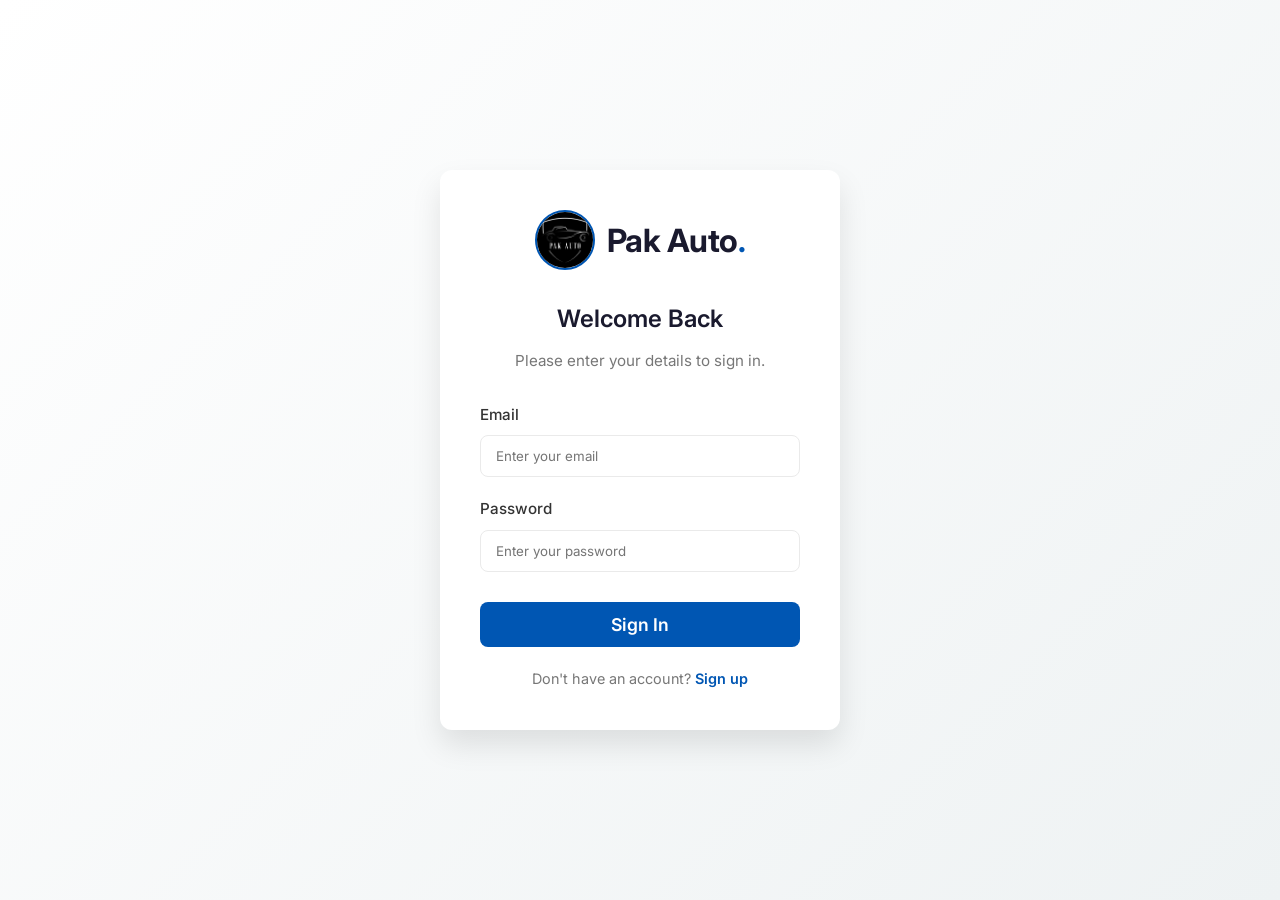
<file: login.html>
<!DOCTYPE html>
<html lang="en">
<head>
    <meta charset="UTF-8">
    <meta name="viewport" content="width=device-width, initial-scale=1.0">
    <title>Login - Pak Auto</title>
    <!-- Google Fonts -->
    <link href="https://fonts.googleapis.com/css2?family=Inter:wght@300;400;500;600;700&display=swap" rel="stylesheet">
    <!-- Font Awesome -->
    <link rel="stylesheet" href="https://cdnjs.cloudflare.com/ajax/libs/font-awesome/6.4.0/css/all.min.css">
    <!-- Custom CSS -->
    <link rel="stylesheet" href="styles.css">
    <style>
        .login-page {
            display: flex;
            align-items: center;
            justify-content: center;
            min-height: 100vh;
            background: linear-gradient(135deg, var(--bg-main) 0%, #eef2f3 100%);
        }
        .login-card {
            background: white;
            padding: 40px;
            border-radius: var(--border-radius);
            box-shadow: var(--hover-shadow);
            width: 100%;
            max-width: 400px;
            text-align: center;
        }
        .login-logo {
            display: flex;
            align-items: center;
            justify-content: center;
            gap: 12px;
            margin-bottom: 30px;
            text-decoration: none;
        }
        .login-logo img {
            width: 60px;
            height: 60px;
            border-radius: 50%;
            object-fit: cover;
            border: 2px solid var(--primary-color);
        }
        .login-logo h1 {
            margin: 0;
            font-size: 2rem;
            color: var(--dark-color);
            letter-spacing: -0.5px;
        }
        .form-group-login {
            margin-bottom: 20px;
            text-align: left;
        }
        .form-group-login label {
            display: block;
            margin-bottom: 8px;
            font-weight: 500;
            color: var(--text-main);
            font-size: 0.95rem;
        }
        .form-group-login input {
            width: 100%;
            padding: 12px 15px;
            border: 1px solid var(--border-color);
            border-radius: 8px;
            font-family: inherit;
            outline: none;
            transition: border-color 0.3s;
        }
        .form-group-login input:focus {
            border-color: var(--primary-color);
        }
        .btn-login {
            width: 100%;
            padding: 12px;
            font-size: 1.1rem;
            margin-top: 10px;
        }
    </style>
</head>
<body>
    <div class="login-page">
        <div class="login-card">
            <a href="index.html" class="login-logo">
                <!-- Fallback to logo.png in case the specific file name varies -->
                <img src="Screenshot 2026-05-03 065340.png" alt="Pak Auto Logo" onerror="this.src='logo.png'">
                <h1>Pak Auto<span class="dot" style="color: var(--primary-color);">.</span></h1>
            </a>
            <h2 style="margin-bottom: 10px; font-weight: 600; color: var(--dark-color);">Welcome Back</h2>
            <p style="color: var(--text-muted); margin-bottom: 30px; font-size: 0.95rem;">Please enter your details to sign in.</p>
            
            <form id="loginForm">
                <div class="form-group-login">
                    <label for="email">Email</label>
                    <input type="email" id="email" placeholder="Enter your email" required>
                </div>
                <div class="form-group-login">
                    <label for="password">Password</label>
                    <input type="password" id="password" placeholder="Enter your password" required>
                </div>
                <button type="submit" class="btn btn-primary btn-login">Sign In</button>
            </form>
            <p style="margin-top: 20px; font-size: 0.9rem; color: var(--text-muted);">
                Don't have an account? <a id="signupLink" href="signup.html" style="color: var(--primary-color); font-weight: 600;">Sign up</a>
            </p>
        </div>
    </div>

    <script>
        // Pass redirect param to signup link
        const urlParams = new URLSearchParams(window.location.search);
        const redirectUrl = urlParams.get('redirect');
        
        if (redirectUrl) {
            const signupLink = document.getElementById('signupLink');
            signupLink.href = 'signup.html?redirect=' + encodeURIComponent(redirectUrl);
        }

        document.getElementById('loginForm').addEventListener('submit', function(e) {
            e.preventDefault();
            
            // Set login state
            localStorage.setItem('isLoggedIn', 'true');
            
            // Navigate
            if (redirectUrl) {
                window.location.href = redirectUrl;
            } else {
                window.location.href = 'index.html';
            }
        });
    </script>
</body>
</html>
</file>
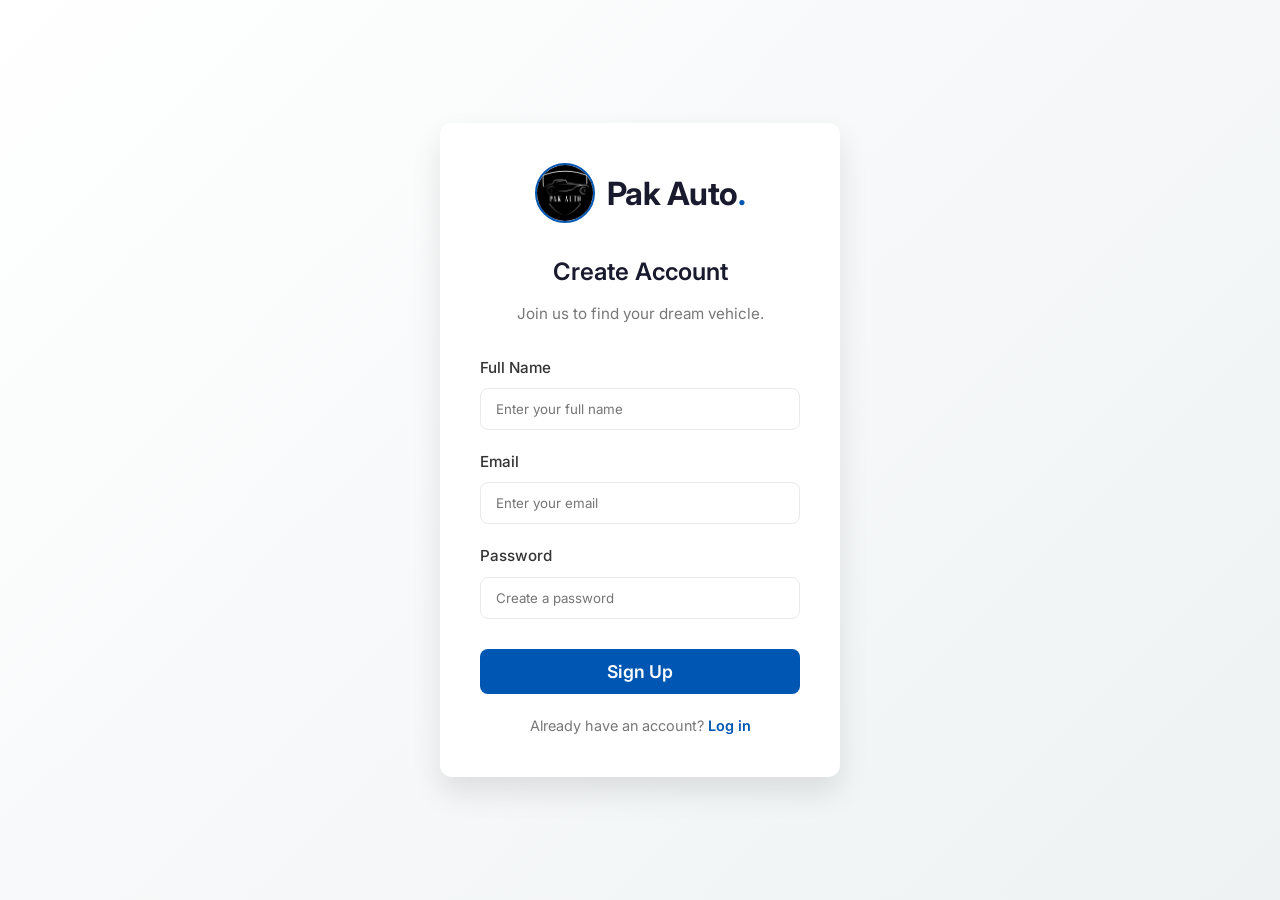
<file: signup.html>
<!DOCTYPE html>
<html lang="en">
<head>
    <meta charset="UTF-8">
    <meta name="viewport" content="width=device-width, initial-scale=1.0">
    <title>Sign Up - Pak Auto</title>
    <!-- Google Fonts -->
    <link href="https://fonts.googleapis.com/css2?family=Inter:wght@300;400;500;600;700&display=swap" rel="stylesheet">
    <!-- Font Awesome -->
    <link rel="stylesheet" href="https://cdnjs.cloudflare.com/ajax/libs/font-awesome/6.4.0/css/all.min.css">
    <!-- Custom CSS -->
    <link rel="stylesheet" href="styles.css">
    <style>
        .login-page {
            display: flex;
            align-items: center;
            justify-content: center;
            min-height: 100vh;
            background: linear-gradient(135deg, var(--bg-main) 0%, #eef2f3 100%);
        }
        .login-card {
            background: white;
            padding: 40px;
            border-radius: var(--border-radius);
            box-shadow: var(--hover-shadow);
            width: 100%;
            max-width: 400px;
            text-align: center;
        }
        .login-logo {
            display: flex;
            align-items: center;
            justify-content: center;
            gap: 12px;
            margin-bottom: 30px;
            text-decoration: none;
        }
        .login-logo img {
            width: 60px;
            height: 60px;
            border-radius: 50%;
            object-fit: cover;
            border: 2px solid var(--primary-color);
        }
        .login-logo h1 {
            margin: 0;
            font-size: 2rem;
            color: var(--dark-color);
            letter-spacing: -0.5px;
        }
        .form-group-login {
            margin-bottom: 20px;
            text-align: left;
        }
        .form-group-login label {
            display: block;
            margin-bottom: 8px;
            font-weight: 500;
            color: var(--text-main);
            font-size: 0.95rem;
        }
        .form-group-login input {
            width: 100%;
            padding: 12px 15px;
            border: 1px solid var(--border-color);
            border-radius: 8px;
            font-family: inherit;
            outline: none;
            transition: border-color 0.3s;
        }
        .form-group-login input:focus {
            border-color: var(--primary-color);
        }
        .btn-login {
            width: 100%;
            padding: 12px;
            font-size: 1.1rem;
            margin-top: 10px;
        }
    </style>
</head>
<body>
    <div class="login-page">
        <div class="login-card">
            <a href="index.html" class="login-logo">
                <img src="Screenshot 2026-05-03 065340.png" alt="Pak Auto Logo" onerror="this.src='logo.png'">
                <h1>Pak Auto<span class="dot" style="color: var(--primary-color);">.</span></h1>
            </a>
            <h2 style="margin-bottom: 10px; font-weight: 600; color: var(--dark-color);">Create Account</h2>
            <p style="color: var(--text-muted); margin-bottom: 30px; font-size: 0.95rem;">Join us to find your dream vehicle.</p>
            
            <form id="signupForm">
                <div class="form-group-login">
                    <label for="name">Full Name</label>
                    <input type="text" id="name" placeholder="Enter your full name" required>
                </div>
                <div class="form-group-login">
                    <label for="email">Email</label>
                    <input type="email" id="email" placeholder="Enter your email" required>
                </div>
                <div class="form-group-login">
                    <label for="password">Password</label>
                    <input type="password" id="password" placeholder="Create a password" required>
                </div>
                <button type="submit" class="btn btn-primary btn-login">Sign Up</button>
            </form>
            <p style="margin-top: 20px; font-size: 0.9rem; color: var(--text-muted);">
                Already have an account? <a id="loginLink" href="login.html" style="color: var(--primary-color); font-weight: 600;">Log in</a>
            </p>
        </div>
    </div>

    <script>
        // Pass redirect param to login link
        const urlParams = new URLSearchParams(window.location.search);
        const redirectUrl = urlParams.get('redirect');
        
        if (redirectUrl) {
            const loginLink = document.getElementById('loginLink');
            loginLink.href = 'login.html?redirect=' + encodeURIComponent(redirectUrl);
        }

        document.getElementById('signupForm').addEventListener('submit', function(e) {
            e.preventDefault();
            
            // Simulate account creation
            alert('Account created successfully! Please log in to continue.');
            
            // Navigate to login page
            if (redirectUrl) {
                window.location.href = 'login.html?redirect=' + encodeURIComponent(redirectUrl);
            } else {
                window.location.href = 'login.html';
            }
        });
    </script>
</body>
</html>
</file>
<file: styles.css>
/* --- CSS Variables & Theming --- */
:root {
    --primary-color: #0056b3;
    --primary-hover: #004494;
    --accent-color: #f72585;
    --dark-color: #1a1a2e;
    --light-color: #f8f9fa;
    --gray-color: #6c757d;
    --text-main: #333333;
    --text-muted: #777777;
    --bg-main: #ffffff;
    --border-color: #eaeaea;
    --card-shadow: 0 10px 20px rgba(0, 0, 0, 0.05);
    --hover-shadow: 0 15px 30px rgba(0, 0, 0, 0.1);
    --transition: all 0.3s ease;
    --border-radius: 12px;
}

/* --- Reset & Global --- */
* {
    margin: 0;
    padding: 0;
    box-sizing: border-box;
}

body {
    font-family: 'Inter', sans-serif;
    color: var(--text-main);
    background-color: var(--light-color);
    line-height: 1.6;
    overflow-x: hidden;
}

a {
    text-decoration: none;
    color: inherit;
    transition: var(--transition);
}

ul {
    list-style: none;
}

img {
    max-width: 100%;
    height: auto;
    display: block;
}

.container {
    max-width: 1280px;
    margin: 0 auto;
    padding: 0 20px;
}

.py-large {
    padding: 80px 0;
}

.mt-4 { margin-top: 1.5rem; }
.mb-2 { margin-bottom: 0.5rem; }
.text-center { text-align: center; }

/* Buttons */
.btn {
    display: inline-block;
    padding: 10px 24px;
    border-radius: 8px;
    font-weight: 600;
    cursor: pointer;
    border: none;
    transition: var(--transition);
    font-family: inherit;
    font-size: 0.95rem;
}

.btn-primary {
    background-color: var(--primary-color);
    color: white;
}

.btn-primary:hover {
    background-color: var(--primary-hover);
    transform: translateY(-2px);
}

.btn-outline {
    background-color: transparent;
    color: var(--primary-color);
    border: 2px solid var(--primary-color);
}

.btn-outline:hover {
    background-color: var(--primary-color);
    color: white;
}

.btn-block {
    display: block;
    width: 100%;
}

/* --- Typography --- */
h1, h2, h3, h4, h5, h6 {
    color: var(--dark-color);
    font-weight: 700;
}

.dot {
    color: var(--primary-color);
}

/* --- Top Navigation --- */
.top-nav {
    background-color: var(--dark-color);
    color: white;
    font-size: 0.85rem;
}

.top-nav-links {
    display: flex;
    gap: 20px;
    padding: 10px 0;
    overflow-x: auto;
    white-space: nowrap;
}

.top-nav-links a {
    color: #ccc;
    font-weight: 500;
}

.top-nav-links a:hover, .top-nav-links a.active {
    color: white;
}

/* --- Main Header --- */
.main-header {
    background-color: var(--bg-main);
    box-shadow: 0 2px 10px rgba(0,0,0,0.05);
    position: sticky;
    top: 0;
    z-index: 100;
}

.header-content {
    display: flex;
    justify-content: space-between;
    align-items: center;
    height: 80px;
}

.logo h1 {
    font-size: 1.8rem;
    letter-spacing: -1px;
}

.sub-nav-links {
    display: flex;
    gap: 30px;
}

.sub-nav-links a {
    font-weight: 600;
    color: var(--text-main);
    position: relative;
}

.sub-nav-links a::after {
    content: '';
    position: absolute;
    width: 0;
    height: 2px;
    bottom: -4px;
    left: 0;
    background-color: var(--primary-color);
    transition: var(--transition);
}

.sub-nav-links a:hover::after {
    width: 100%;
}

.header-actions {
    display: flex;
    align-items: center;
    gap: 15px;
}

.btn-compare {
    background: var(--light-color);
    border: 1px solid var(--border-color);
    padding: 8px 16px;
    border-radius: 20px;
    font-weight: 600;
    cursor: pointer;
    transition: var(--transition);
}

.btn-compare:hover {
    background: var(--primary-color);
    color: white;
}

.mobile-menu-toggle {
    display: none;
    font-size: 1.5rem;
    cursor: pointer;
}

/* --- Hero Section --- */
.hero {
    position: relative;
    height: 500px;
    background: url('https://images.unsplash.com/photo-1503377215949-611111ce514d?auto=format&fit=crop&q=80&w=1920') center/cover no-repeat;
    display: flex;
    align-items: center;
}

.hero-overlay {
    position: absolute;
    top: 0; left: 0; width: 100%; height: 100%;
    background: linear-gradient(to right, rgba(26, 26, 46, 0.9), rgba(26, 26, 46, 0.4));
}

.hero-content {
    position: relative;
    z-index: 2;
    color: white;
    max-width: 800px;
}

.hero h2 {
    font-size: 3.5rem;
    color: white;
    margin-bottom: 10px;
}

.hero p {
    font-size: 1.2rem;
    margin-bottom: 30px;
    opacity: 0.9;
}

/* Search Panel */
.search-panel {
    background: rgba(255, 255, 255, 0.1);
    backdrop-filter: blur(10px);
    -webkit-backdrop-filter: blur(10px);
    padding: 20px;
    border-radius: var(--border-radius);
    border: 1px solid rgba(255, 255, 255, 0.2);
}

.search-form {
    display: flex;
    gap: 15px;
    align-items: flex-end;
}

.form-group {
    flex: 1;
    display: flex;
    flex-direction: column;
}

.form-group label {
    font-size: 0.85rem;
    font-weight: 600;
    margin-bottom: 8px;
    color: white;
}

.form-group select, .form-group input {
    padding: 12px;
    border-radius: 8px;
    border: 1px solid rgba(255, 255, 255, 0.3);
    background: white;
    color: var(--text-main);
    font-family: inherit;
    outline: none;
}

/* --- Vehicle Listings --- */
.section-header {
    display: flex;
    justify-content: space-between;
    align-items: center;
    margin-bottom: 30px;
}

.results-count {
    font-size: 0.9rem;
    color: var(--gray-color);
    font-weight: 500;
}

.listings-grid {
    display: grid;
    grid-template-columns: repeat(auto-fill, minmax(300px, 1fr));
    gap: 30px;
    margin-bottom: 40px;
}

/* Vehicle Card */
.vehicle-card {
    background: var(--bg-main);
    border-radius: var(--border-radius);
    overflow: hidden;
    box-shadow: var(--card-shadow);
    transition: var(--transition);
    position: relative;
    display: flex;
    flex-direction: column;
}

.vehicle-card:hover {
    transform: translateY(-5px);
    box-shadow: var(--hover-shadow);
}

.card-image {
    position: relative;
    height: 200px;
    overflow: hidden;
    background-color: #eee;
}

.card-image img {
    width: 100%;
    height: 100%;
    object-fit: cover;
    transition: transform 0.5s ease;
}

.vehicle-card:hover .card-image img {
    transform: scale(1.05);
}

.condition-badge {
    position: absolute;
    top: 15px;
    left: 15px;
    background: var(--primary-color);
    color: white;
    padding: 4px 10px;
    border-radius: 4px;
    font-size: 0.75rem;
    font-weight: 700;
    text-transform: uppercase;
    z-index: 2;
}

.image-gallery-controls {
    position: absolute;
    bottom: 10px;
    right: 10px;
    display: flex;
    gap: 5px;
    z-index: 2;
    opacity: 0;
    transition: var(--transition);
}

.vehicle-card:hover .image-gallery-controls {
    opacity: 1;
}

.gallery-btn {
    background: rgba(0,0,0,0.5);
    color: white;
    border: none;
    width: 28px;
    height: 28px;
    border-radius: 50%;
    cursor: pointer;
    display: flex;
    align-items: center;
    justify-content: center;
    transition: var(--transition);
}

.gallery-btn:hover {
    background: var(--primary-color);
}

.card-content {
    padding: 20px;
    flex-grow: 1;
    display: flex;
    flex-direction: column;
}

.card-title {
    font-size: 1.2rem;
    margin-bottom: 5px;
    line-height: 1.3;
}

.card-price {
    font-size: 1.4rem;
    font-weight: 700;
    color: var(--primary-color);
    margin-bottom: 15px;
}

.card-specs {
    display: grid;
    grid-template-columns: 1fr 1fr;
    gap: 10px;
    margin-bottom: 15px;
    font-size: 0.85rem;
    color: var(--text-muted);
}

.card-specs div {
    display: flex;
    align-items: center;
    gap: 6px;
}

.card-desc {
    font-size: 0.85rem;
    color: var(--gray-color);
    margin-bottom: 20px;
    display: -webkit-box;
    -webkit-line-clamp: 2;
    -webkit-box-orient: vertical;
    overflow: hidden;
    flex-grow: 1;
}

.card-footer {
    display: flex;
    justify-content: space-between;
    align-items: center;
    padding-top: 15px;
    border-top: 1px solid var(--border-color);
}

.location {
    font-size: 0.8rem;
    color: var(--text-muted);
    display: flex;
    align-items: center;
    gap: 5px;
}

.compare-checkbox {
    display: flex;
    align-items: center;
    gap: 5px;
    font-size: 0.85rem;
    cursor: pointer;
}

.load-more-container {
    text-align: center;
}

/* --- Reviews Section --- */
.bg-light { background-color: var(--bg-main); }

.reviews-grid {
    display: grid;
    grid-template-columns: repeat(auto-fill, minmax(300px, 1fr));
    gap: 30px;
    margin-top: 40px;
}

.review-card {
    background: var(--light-color);
    padding: 25px;
    border-radius: var(--border-radius);
    border: 1px solid var(--border-color);
}

.stars {
    color: #ffc107;
    margin-bottom: 10px;
}

.review-text {
    font-style: italic;
    margin-bottom: 15px;
    color: var(--text-main);
}

.reviewer-name {
    font-weight: 700;
    color: var(--dark-color);
}

/* --- Footer --- */
.main-footer {
    background-color: var(--dark-color);
    color: white;
    padding: 60px 0 20px;
}

.footer-grid {
    display: grid;
    grid-template-columns: 2fr 1fr 1fr 1.5fr;
    gap: 40px;
    margin-bottom: 40px;
}

.footer-col h4 {
    color: white;
    margin-bottom: 20px;
    font-size: 1.2rem;
}

.footer-col ul {
    display: flex;
    flex-direction: column;
    gap: 10px;
}

.footer-col a {
    color: #ccc;
}

.footer-col a:hover {
    color: var(--primary-color);
}

.brand-col p {
    color: #ccc;
    margin: 15px 0;
}

.social-links {
    display: flex;
    gap: 15px;
}

.social-links a {
    display: flex;
    align-items: center;
    justify-content: center;
    width: 36px;
    height: 36px;
    background: rgba(255,255,255,0.1);
    border-radius: 50%;
    color: white;
}

.social-links a:hover {
    background: var(--primary-color);
}

.contact-info li {
    display: flex;
    align-items: center;
    gap: 10px;
    color: #ccc;
}

.footer-bottom {
    text-align: center;
    padding-top: 20px;
    border-top: 1px solid rgba(255,255,255,0.1);
    color: #888;
    font-size: 0.9rem;
}

/* --- Compare Modal --- */
.modal {
    display: none;
    position: fixed;
    z-index: 1000;
    left: 0; top: 0; width: 100%; height: 100%;
    background-color: rgba(0,0,0,0.7);
    backdrop-filter: blur(5px);
}

.modal-content {
    background-color: var(--bg-main);
    margin: 5% auto;
    padding: 30px;
    border-radius: var(--border-radius);
    max-width: 900px;
    width: 90%;
    position: relative;
    max-height: 90vh;
    overflow-y: auto;
}

.close-modal {
    color: #aaa;
    float: right;
    font-size: 28px;
    font-weight: bold;
    cursor: pointer;
}

.close-modal:hover {
    color: var(--dark-color);
}

.compare-grid {
    display: grid;
    grid-template-columns: 1fr 1fr;
    gap: 30px;
    margin-top: 20px;
}

.empty-state {
    grid-column: 1 / -1;
    text-align: center;
    padding: 40px;
    color: var(--text-muted);
}

/* --- Responsive --- */
@media (max-width: 992px) {
    .hero h2 { font-size: 2.8rem; }
    .search-form { flex-direction: column; }
    .btn-primary { width: 100%; }
    .footer-grid { grid-template-columns: 1fr 1fr; }
}

@media (max-width: 768px) {
    .sub-nav-links { display: none; }
    .mobile-menu-toggle { display: block; }
    .hero h2 { font-size: 2.2rem; }
    .footer-grid { grid-template-columns: 1fr; }
    .compare-grid { grid-template-columns: 1fr; }
}

/* --- Gallery Modal Styles --- */
.gallery-modal-content {
    max-width: 100%;
    width: 100%;
    height: 100vh;
    margin: 0;
    padding: 0;
    overflow-y: auto;
    border-radius: 0;
}

.gallery-modal {
    padding: 0;
}

.gallery-layout {
    display: flex;
    flex-direction: column;
}

.main-image-container {
    position: relative;
    width: 100%;
    height: 500px;
    background: #000;
    display: flex;
    align-items: center;
    justify-content: center;
}

.main-image-container img {
    max-width: 100%;
    max-height: 100%;
    object-fit: contain;
}

.gallery-control {
    position: absolute;
    top: 50%;
    transform: translateY(-50%);
    background: rgba(0,0,0,0.5);
    color: white;
    border: none;
    width: 40px;
    height: 40px;
    border-radius: 50%;
    cursor: pointer;
    font-size: 1.2rem;
    transition: background 0.3s;
    z-index: 10;
}

.gallery-control:hover {
    background: var(--primary-color);
}

.prev-control { left: 10px; }
.next-control { right: 10px; }

.thumbnail-track-container {
    padding: 15px;
    background: #111;
    overflow-x: auto;
}

.thumbnail-track {
    display: flex;
    gap: 10px;
}

.gallery-thumbnail {
    width: 80px;
    height: 60px;
    object-fit: cover;
    border: 2px solid transparent;
    cursor: pointer;
    border-radius: 4px;
    opacity: 0.6;
    transition: all 0.2s;
    flex-shrink: 0;
}

.gallery-thumbnail:hover {
    opacity: 1;
}

.gallery-thumbnail.active {
    border-color: var(--primary-color);
    opacity: 1;
}
</file>
